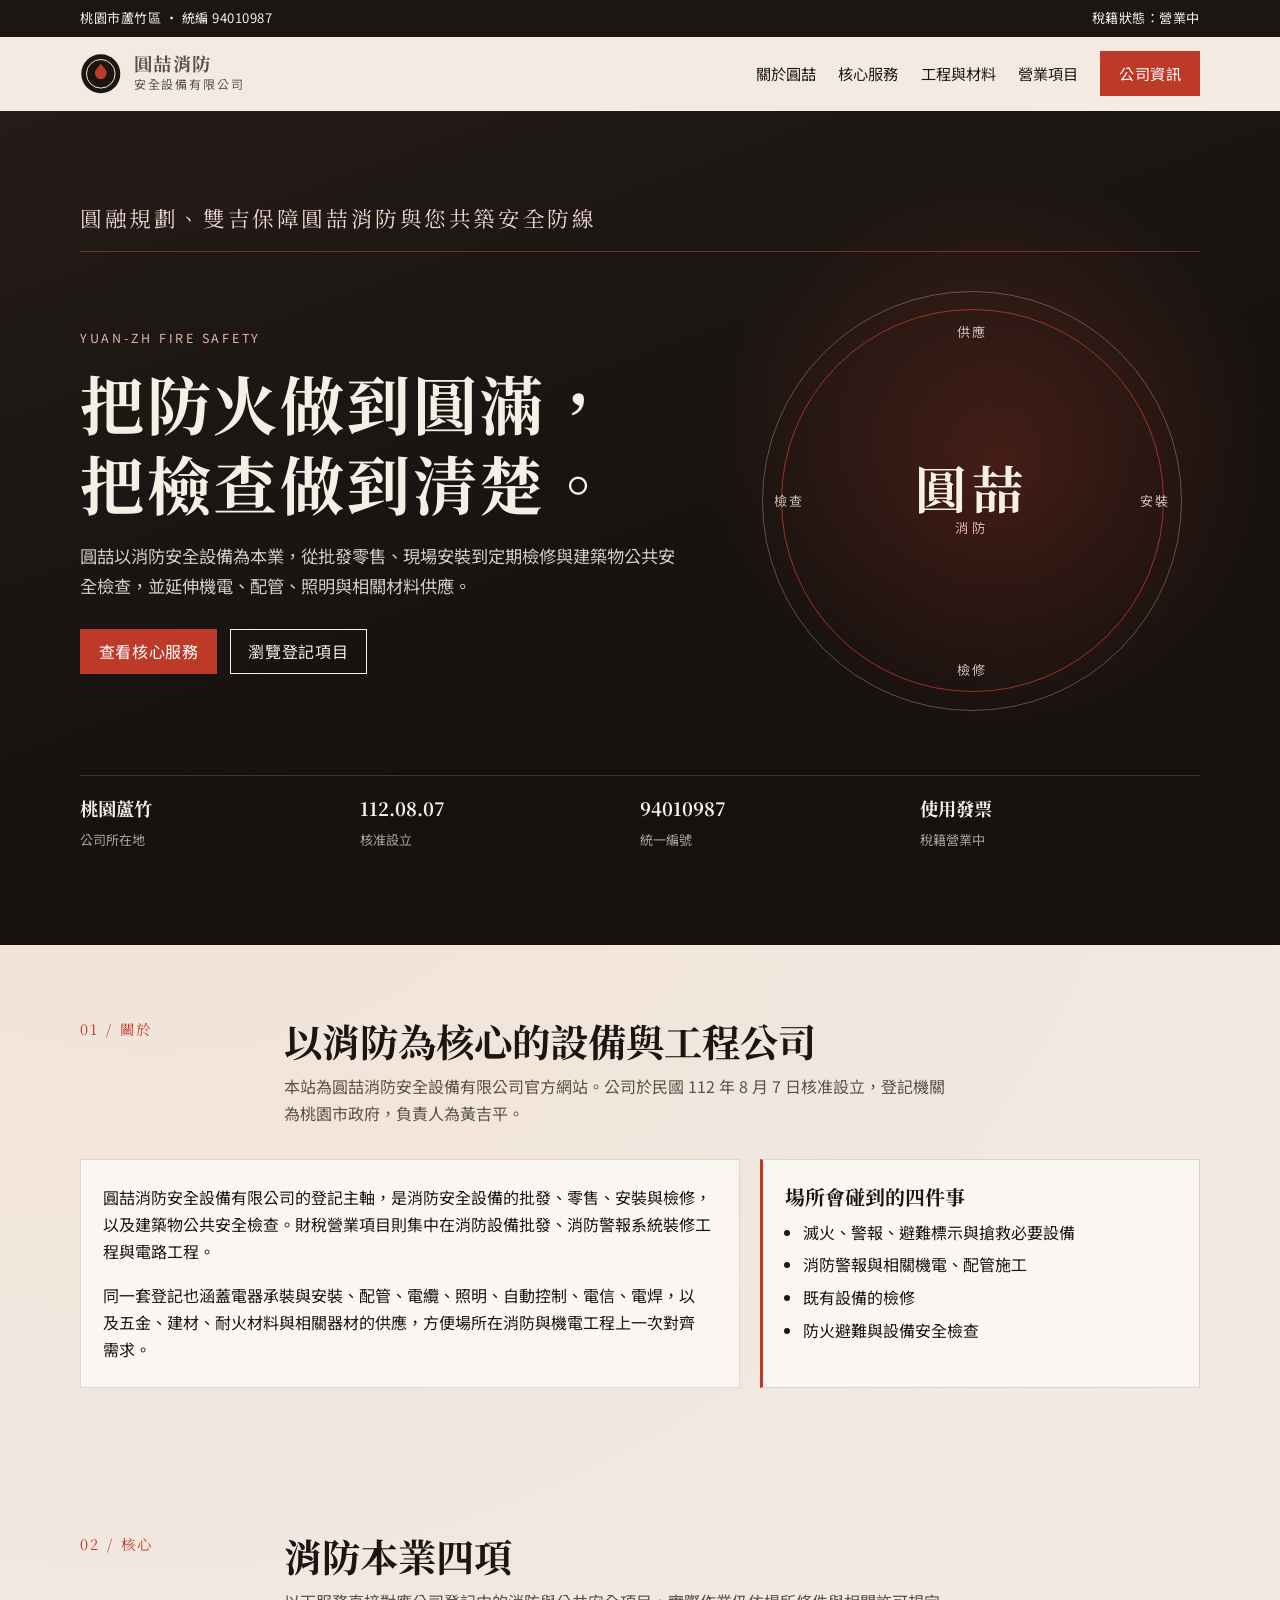
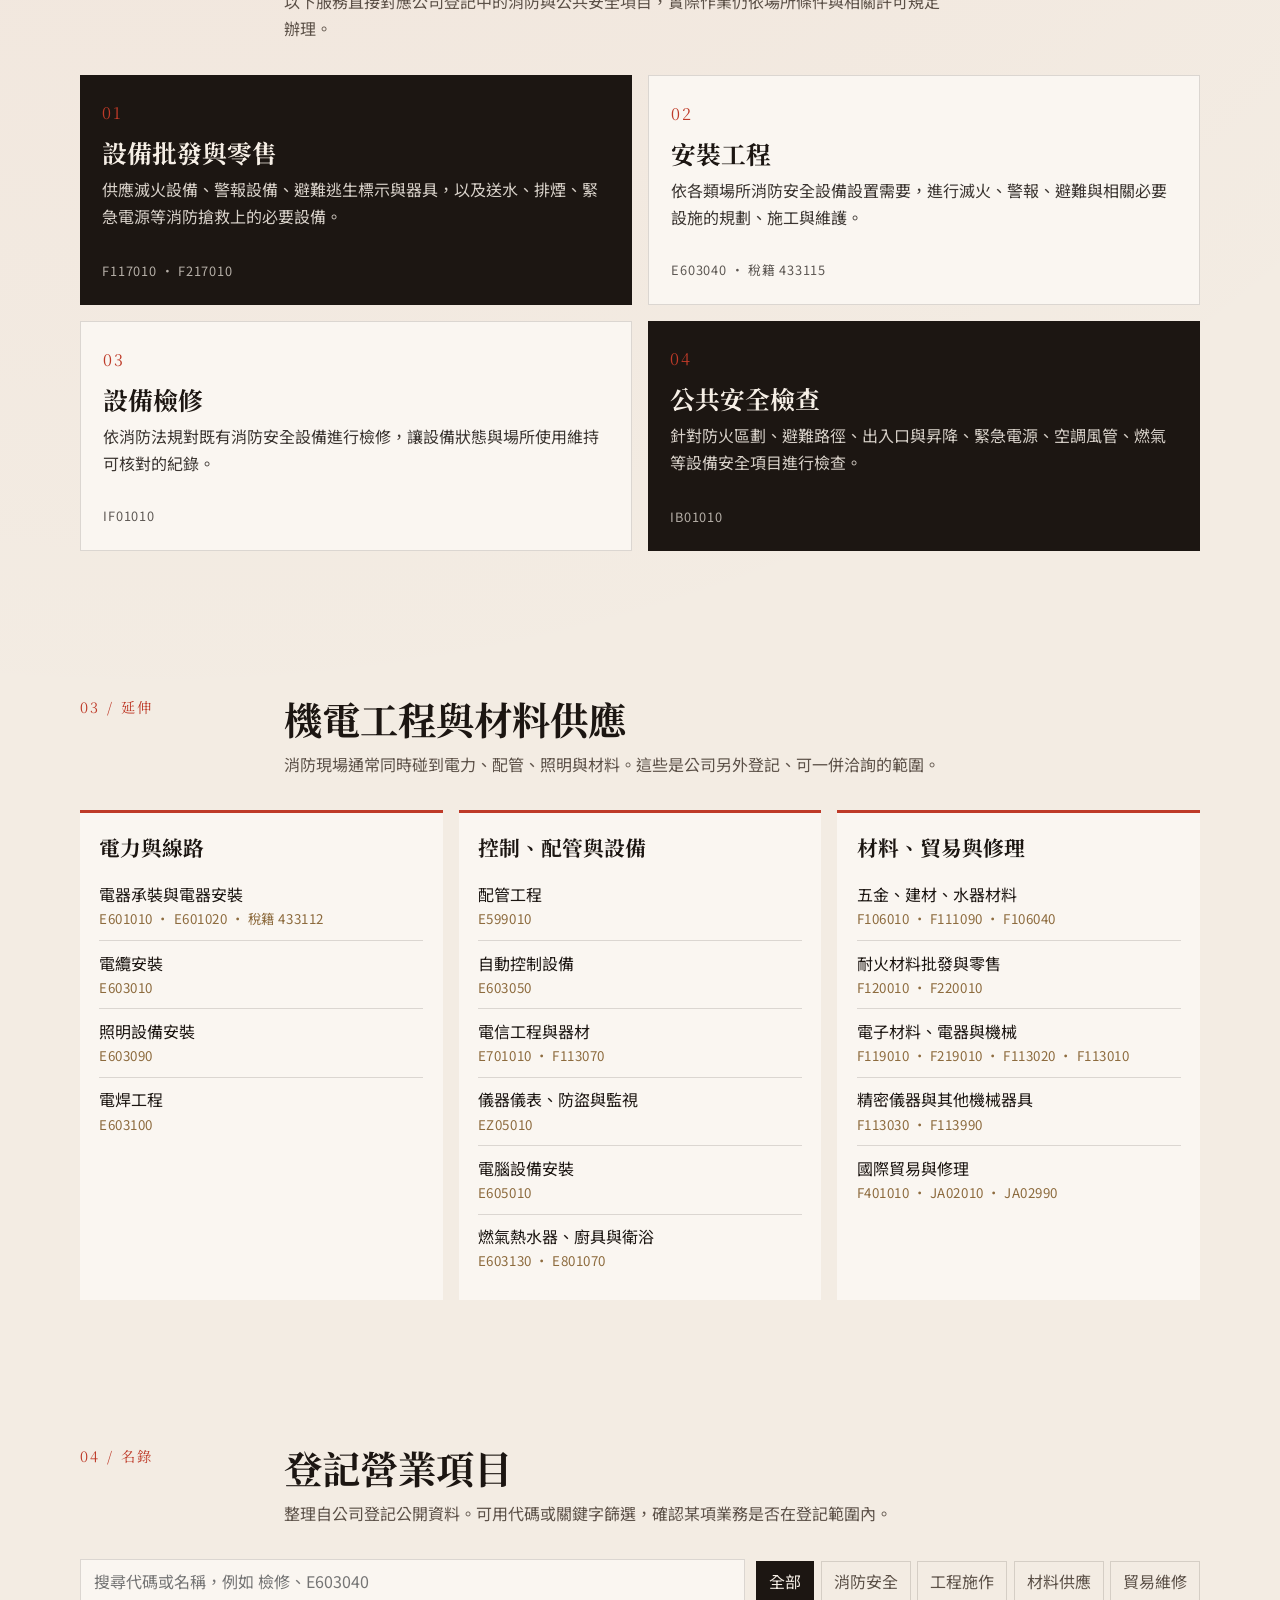
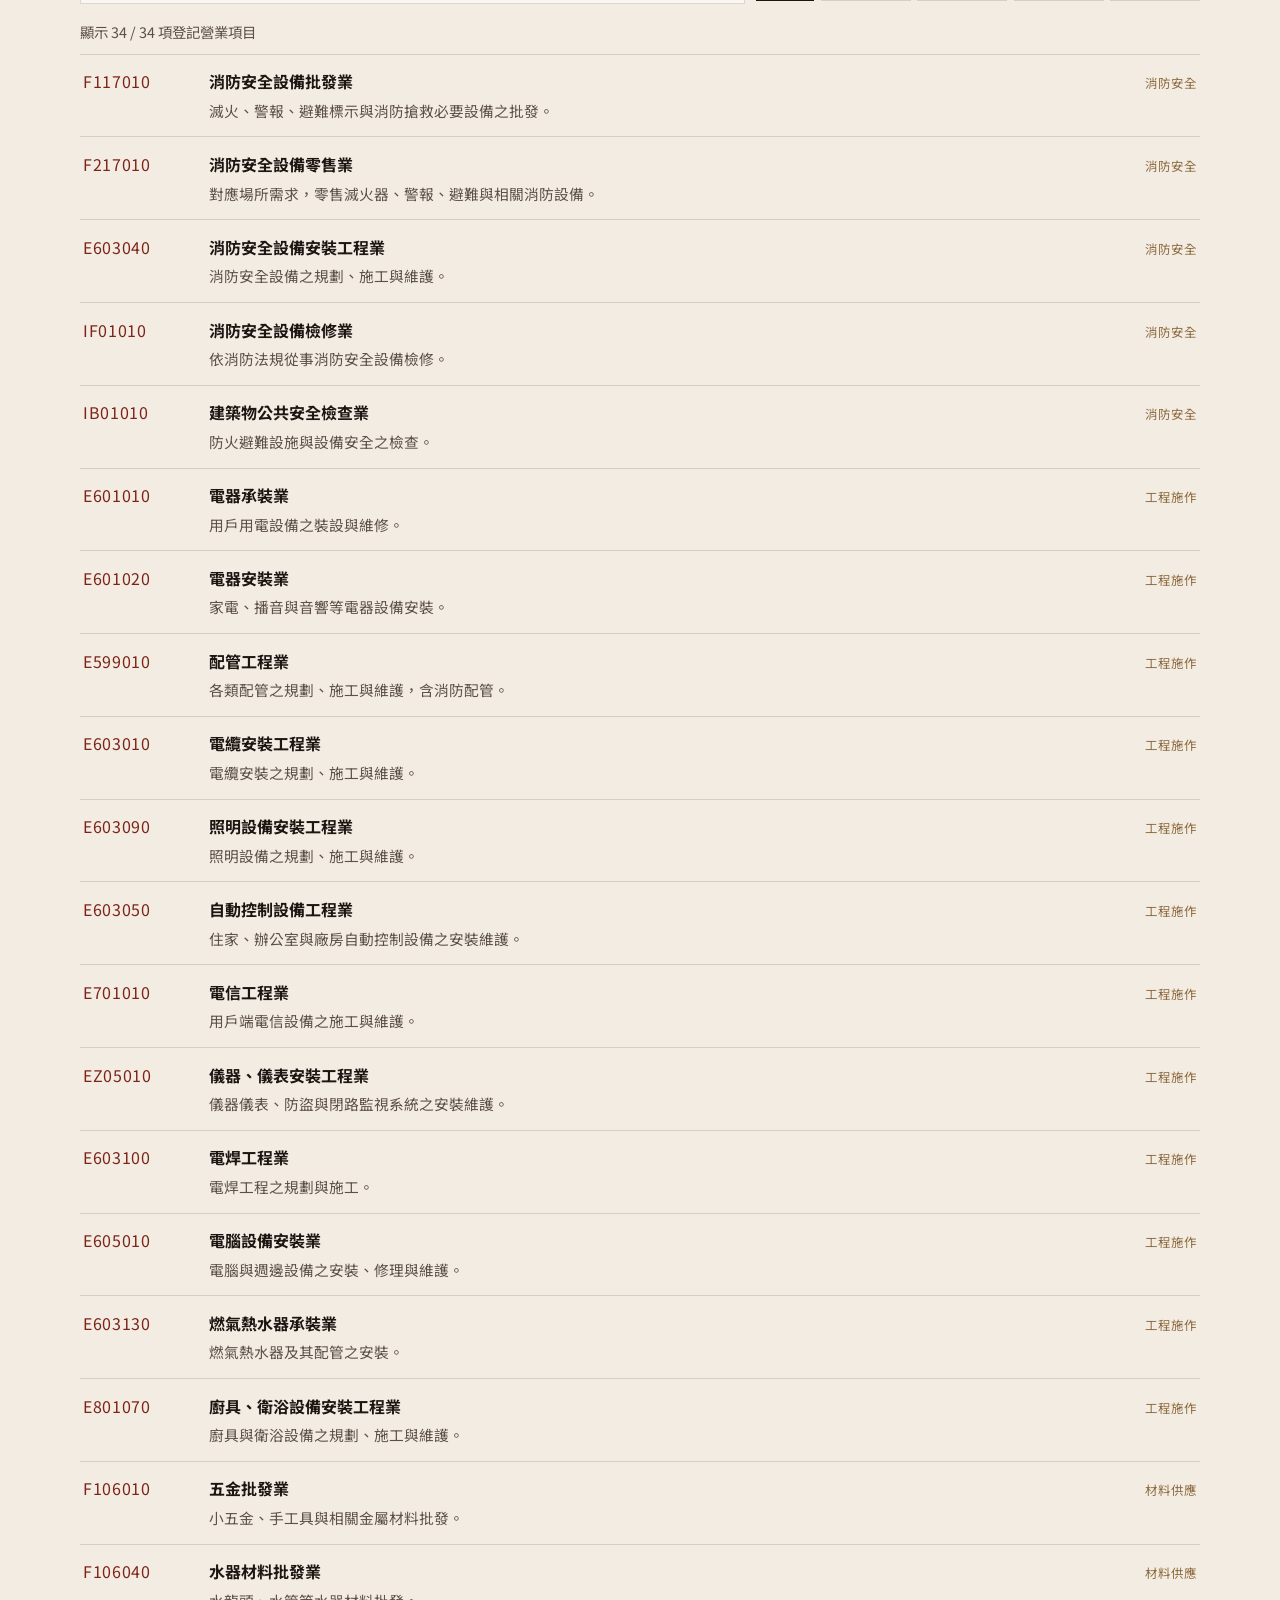
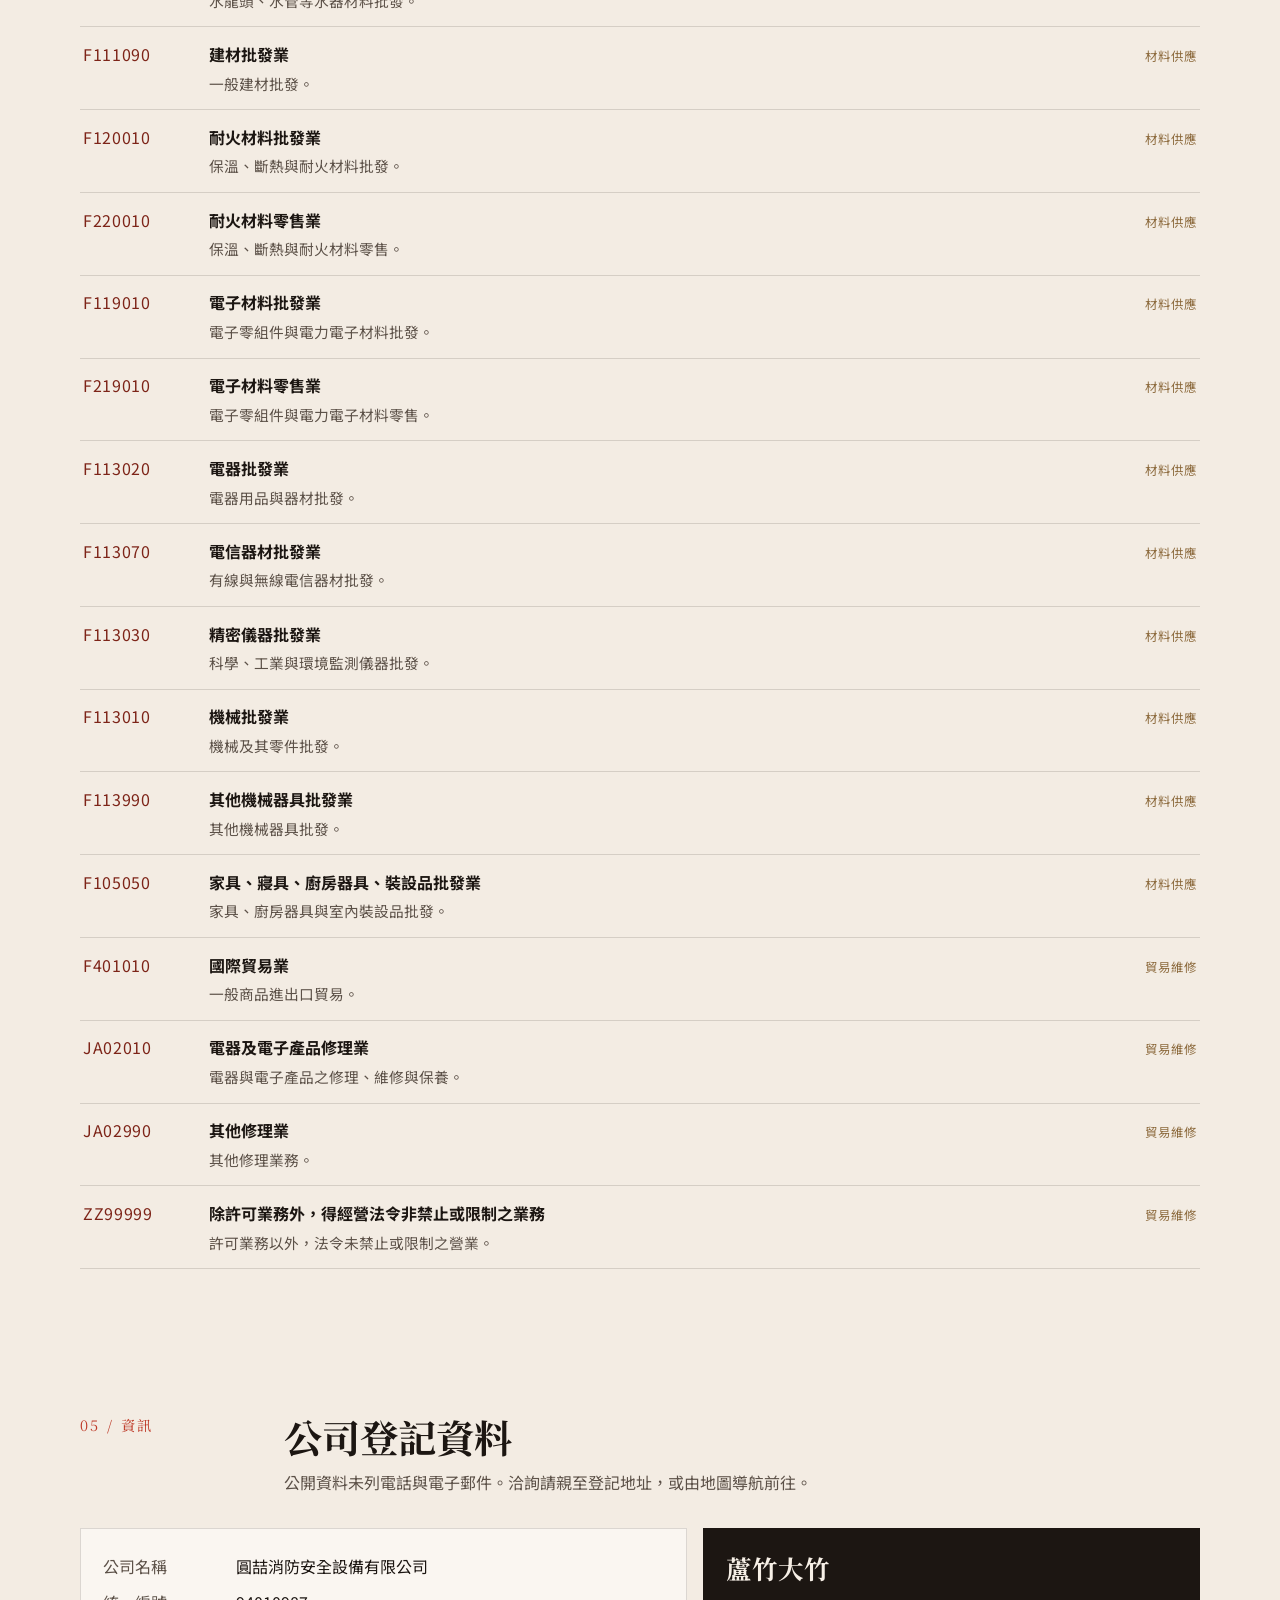
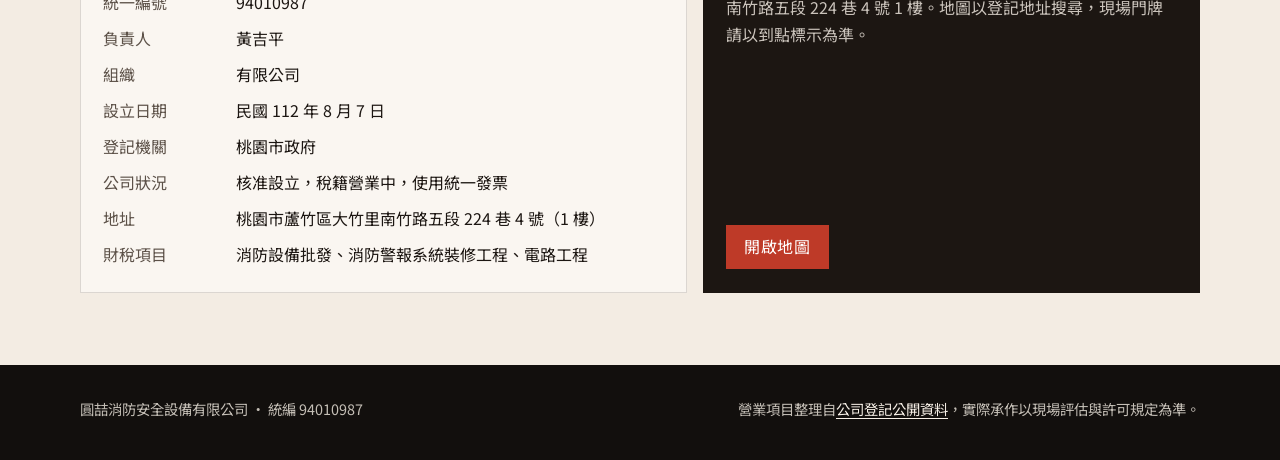
<file: index.html>
<!DOCTYPE html>
<html lang="zh-Hant">
<head>
  <meta charset="utf-8">
  <meta name="viewport" content="width=device-width, initial-scale=1">
  <title>圓喆消防安全設備有限公司｜桃園蘆竹消防設備安裝檢修</title>
  <meta name="description" content="圓喆消防安全設備有限公司官方網站。統編 94010987，位於桃園市蘆竹區，提供消防安全設備批發零售、安裝工程、檢修與建築物公共安全檢查。">
  <meta name="keywords" content="圓喆消防,圓喆消防公司,圓喆消防安全設備有限公司,桃園消防,蘆竹消防,消防設備安裝,消防檢修,94010987">
  <meta name="robots" content="index,follow">
  <link rel="canonical" href="https://schmidtaiwan.github.io/Yuan-Zh/">
  <meta property="og:type" content="website">
  <meta property="og:locale" content="zh_TW">
  <meta property="og:title" content="圓喆消防安全設備有限公司">
  <meta property="og:description" content="桃園蘆竹消防安全設備批發零售、安裝工程、檢修與建築物公共安全檢查。">
  <meta property="og:url" content="https://schmidtaiwan.github.io/Yuan-Zh/">
  <meta property="og:site_name" content="圓喆消防安全設備有限公司">
  <meta name="twitter:card" content="summary">
  <meta name="twitter:title" content="圓喆消防安全設備有限公司">
  <meta name="twitter:description" content="桃園蘆竹消防安全設備批發零售、安裝工程、檢修與建築物公共安全檢查。">
  <link rel="icon" href="favicon.svg" type="image/svg+xml">
  <link rel="preconnect" href="https://fonts.googleapis.com">
  <link rel="preconnect" href="https://fonts.gstatic.com" crossorigin>
  <link href="https://fonts.googleapis.com/css2?family=Noto+Sans+TC:wght@400;500;700&family=Noto+Serif+TC:wght@600;700&display=swap" rel="stylesheet">
  <link rel="stylesheet" href="css/style.css">
  <script type="application/ld+json">
  {
    "@context": "https://schema.org",
    "@type": "LocalBusiness",
    "name": "圓喆消防安全設備有限公司",
    "alternateName": ["圓喆消防", "圓喆消防公司"],
    "url": "https://schmidtaiwan.github.io/Yuan-Zh/",
    "description": "消防安全設備批發零售、安裝工程、檢修與建築物公共安全檢查。",
    "taxID": "94010987",
    "foundingDate": "2023-08-07",
    "address": {
      "@type": "PostalAddress",
      "streetAddress": "南竹路五段224巷4號1樓",
      "addressLocality": "蘆竹區",
      "addressRegion": "桃園市",
      "addressCountry": "TW"
    },
    "areaServed": "TW",
    "sameAs": [
      "https://twincn.com/item.aspx?no=94010987"
    ]
  }
  </script>
</head>
<body>
  <a class="skip" href="#main">跳至主要內容</a>
  <div class="topbar">
    <div class="wrap">
      <span>桃園市蘆竹區 · 統編 94010987</span>
      <span>稅籍狀態：營業中</span>
    </div>
  </div>
  <header class="site-header">
    <div class="wrap nav">
      <a class="brand" href="#main">
        <svg class="brand-mark" viewBox="0 0 64 64" aria-hidden="true">
          <circle cx="32" cy="32" r="30" fill="#1c1612"/>
          <circle cx="32" cy="32" r="22" fill="none" stroke="#f3ece3" stroke-width="1.5"/>
          <path d="M32 16c4.2 6.2 9 9.4 9 15.2a9 9 0 0 1-18 0c0-5.8 4.8-9 9-15.2z" fill="#be3a28"/>
        </svg>
        <span>
          <strong>圓喆消防</strong>
          <span>安全設備有限公司</span>
        </span>
      </a>
      <button class="menu-btn" type="button" aria-expanded="false" aria-controls="nav-links">選單</button>
      <nav class="nav-links" id="nav-links" aria-label="主要">
        <a href="#about">關於圓喆</a>
        <a href="#services">核心服務</a>
        <a href="#works">工程與材料</a>
        <a href="#scope">營業項目</a>
        <a class="btn btn-solid" href="#company">公司資訊</a>
      </nav>
    </div>
  </header>

  <main id="main">
    <section class="hero" aria-labelledby="hero-title">
      <div class="wrap">
        <p class="hero-banner">圓融規劃、雙吉保障<br>圓喆消防與您共築安全防線</p>
      </div>
      <div class="wrap hero-grid">
        <div>
          <p class="kicker">YUAN-ZH FIRE SAFETY</p>
          <h1 id="hero-title">把防火做到圓滿，<br>把檢查做到清楚。</h1>
          <p class="lead">圓喆以消防安全設備為本業，從批發零售、現場安裝到定期檢修與建築物公共安全檢查，並延伸機電、配管、照明與相關材料供應。</p>
          <div class="hero-actions">
            <a class="btn btn-solid" href="#services">查看核心服務</a>
            <a class="btn btn-line" href="#scope">瀏覽登記項目</a>
          </div>
        </div>
        <div class="seal" aria-hidden="true">
          <span class="seal-label n">供應</span>
          <span class="seal-label e">安裝</span>
          <span class="seal-label s">檢修</span>
          <span class="seal-label w">檢查</span>
          <div class="seal-core">
            <b>圓喆</b>
            <small>消防</small>
          </div>
        </div>
      </div>
      <div class="wrap facts">
        <div><strong>桃園蘆竹</strong><span>公司所在地</span></div>
        <div><strong>112.08.07</strong><span>核准設立</span></div>
        <div><strong>94010987</strong><span>統一編號</span></div>
        <div><strong>使用發票</strong><span>稅籍營業中</span></div>
      </div>
    </section>

    <section id="about">
      <div class="wrap">
        <div class="section-head">
          <div class="section-index">01 / 關於</div>
          <div>
            <h2>以消防為核心的設備與工程公司</h2>
            <p>本站為圓喆消防安全設備有限公司官方網站。公司於民國 112 年 8 月 7 日核准設立，登記機關為桃園市政府，負責人為黃吉平。</p>
          </div>
        </div>
        <div class="about-grid">
          <div class="panel">
            <p>圓喆消防安全設備有限公司的登記主軸，是消防安全設備的批發、零售、安裝與檢修，以及建築物公共安全檢查。財稅營業項目則集中在消防設備批發、消防警報系統裝修工程與電路工程。</p>
            <p>同一套登記也涵蓋電器承裝與安裝、配管、電纜、照明、自動控制、電信、電焊，以及五金、建材、耐火材料與相關器材的供應，方便場所在消防與機電工程上一次對齊需求。</p>
          </div>
          <aside class="panel note">
            <h3>場所會碰到的四件事</h3>
            <ul>
              <li>滅火、警報、避難標示與搶救必要設備</li>
              <li>消防警報與相關機電、配管施工</li>
              <li>既有設備的檢修</li>
              <li>防火避難與設備安全檢查</li>
            </ul>
          </aside>
        </div>
      </div>
    </section>

    <section id="services">
      <div class="wrap">
        <div class="section-head">
          <div class="section-index">02 / 核心</div>
          <div>
            <h2>消防本業四項</h2>
            <p>以下服務直接對應公司登記中的消防與公共安全項目，實際作業仍依場所條件與相關許可規定辦理。</p>
          </div>
        </div>
        <div class="service-list">
          <article class="service-card">
            <span class="num">01</span>
            <h3>設備批發與零售</h3>
            <p>供應滅火設備、警報設備、避難逃生標示與器具，以及送水、排煙、緊急電源等消防搶救上的必要設備。</p>
            <span class="codes">F117010 · F217010</span>
          </article>
          <article class="service-card">
            <span class="num">02</span>
            <h3>安裝工程</h3>
            <p>依各類場所消防安全設備設置需要，進行滅火、警報、避難與相關必要設施的規劃、施工與維護。</p>
            <span class="codes">E603040 · 稅籍 433115</span>
          </article>
          <article class="service-card">
            <span class="num">03</span>
            <h3>設備檢修</h3>
            <p>依消防法規對既有消防安全設備進行檢修，讓設備狀態與場所使用維持可核對的紀錄。</p>
            <span class="codes">IF01010</span>
          </article>
          <article class="service-card">
            <span class="num">04</span>
            <h3>公共安全檢查</h3>
            <p>針對防火區劃、避難路徑、出入口與昇降、緊急電源、空調風管、燃氣等設備安全項目進行檢查。</p>
            <span class="codes">IB01010</span>
          </article>
        </div>
      </div>
    </section>

    <section id="works">
      <div class="wrap">
        <div class="section-head">
          <div class="section-index">03 / 延伸</div>
          <div>
            <h2>機電工程與材料供應</h2>
            <p>消防現場通常同時碰到電力、配管、照明與材料。這些是公司另外登記、可一併洽詢的範圍。</p>
          </div>
        </div>
        <div class="work-grid">
          <article class="work-col">
            <h3>電力與線路</h3>
            <ul>
              <li>電器承裝與電器安裝<small>E601010 · E601020 · 稅籍 433112</small></li>
              <li>電纜安裝<small>E603010</small></li>
              <li>照明設備安裝<small>E603090</small></li>
              <li>電焊工程<small>E603100</small></li>
            </ul>
          </article>
          <article class="work-col">
            <h3>控制、配管與設備</h3>
            <ul>
              <li>配管工程<small>E599010</small></li>
              <li>自動控制設備<small>E603050</small></li>
              <li>電信工程與器材<small>E701010 · F113070</small></li>
              <li>儀器儀表、防盜與監視<small>EZ05010</small></li>
              <li>電腦設備安裝<small>E605010</small></li>
              <li>燃氣熱水器、廚具與衛浴<small>E603130 · E801070</small></li>
            </ul>
          </article>
          <article class="work-col">
            <h3>材料、貿易與修理</h3>
            <ul>
              <li>五金、建材、水器材料<small>F106010 · F111090 · F106040</small></li>
              <li>耐火材料批發與零售<small>F120010 · F220010</small></li>
              <li>電子材料、電器與機械<small>F119010 · F219010 · F113020 · F113010</small></li>
              <li>精密儀器與其他機械器具<small>F113030 · F113990</small></li>
              <li>國際貿易與修理<small>F401010 · JA02010 · JA02990</small></li>
            </ul>
          </article>
        </div>
      </div>
    </section>

    <section id="scope">
      <div class="wrap">
        <div class="section-head">
          <div class="section-index">04 / 名錄</div>
          <div>
            <h2>登記營業項目</h2>
            <p>整理自公司登記公開資料。可用代碼或關鍵字篩選，確認某項業務是否在登記範圍內。</p>
          </div>
        </div>
        <div class="toolbar">
          <label class="visually-hidden" for="scope-search" style="position:absolute;width:1px;height:1px;overflow:hidden;clip:rect(0 0 0 0);">搜尋營業項目</label>
          <input class="search" id="scope-search" type="search" placeholder="搜尋代碼或名稱，例如 檢修、E603040" autocomplete="off">
          <div class="chips" role="group" aria-label="篩選分類">
            <button class="chip" type="button" data-group="all" aria-pressed="true">全部</button>
            <button class="chip" type="button" data-group="fire" aria-pressed="false">消防安全</button>
            <button class="chip" type="button" data-group="engineering" aria-pressed="false">工程施作</button>
            <button class="chip" type="button" data-group="supply" aria-pressed="false">材料供應</button>
            <button class="chip" type="button" data-group="service" aria-pressed="false">貿易維修</button>
          </div>
        </div>
        <p class="scope-meta" id="scope-count"></p>
        <div class="scope-list" id="scope-list"></div>
      </div>
    </section>

    <section id="company">
      <div class="wrap">
        <div class="section-head">
          <div class="section-index">05 / 資訊</div>
          <div>
            <h2>公司登記資料</h2>
            <p>公開資料未列電話與電子郵件。洽詢請親至登記地址，或由地圖導航前往。</p>
          </div>
        </div>
        <div class="company-grid">
          <div class="panel">
            <dl>
              <dt>公司名稱</dt>
              <dd>圓喆消防安全設備有限公司</dd>
              <dt>統一編號</dt>
              <dd>94010987</dd>
              <dt>負責人</dt>
              <dd>黃吉平</dd>
              <dt>組織</dt>
              <dd>有限公司</dd>
              <dt>設立日期</dt>
              <dd>民國 112 年 8 月 7 日</dd>
              <dt>登記機關</dt>
              <dd>桃園市政府</dd>
              <dt>公司狀況</dt>
              <dd>核准設立，稅籍營業中，使用統一發票</dd>
              <dt>地址</dt>
              <dd>桃園市蘆竹區大竹里南竹路五段 224 巷 4 號（1 樓）</dd>
              <dt>財稅項目</dt>
              <dd>消防設備批發、消防警報系統裝修工程、電路工程</dd>
            </dl>
          </div>
          <aside class="map-card">
            <div>
              <h3>蘆竹大竹</h3>
              <p>南竹路五段 224 巷 4 號 1 樓。地圖以登記地址搜尋，現場門牌請以到點標示為準。</p>
            </div>
            <a class="btn btn-solid" href="https://www.google.com/maps/search/?api=1&amp;query=桃園市蘆竹區南竹路五段224巷4號" target="_blank" rel="noopener noreferrer">開啟地圖</a>
          </aside>
        </div>
      </div>
    </section>
  </main>

  <footer class="site-footer">
    <div class="wrap">
      <div>圓喆消防安全設備有限公司 · 統編 94010987</div>
      <div>營業項目整理自<a href="https://twincn.com/item.aspx?no=94010987">公司登記公開資料</a>，實際承作以現場評估與許可規定為準。</div>
    </div>
  </footer>
  <script src="js/main.js"></script>
</body>
</html>
</file>
<file: css/style.css>
:root {
  --ink: #1c1612;
  --ink-soft: #5c5148;
  --paper: #f3ece3;
  --paper-raised: #faf6f1;
  --ember: #be3a28;
  --ember-deep: #7d2418;
  --brass: #8d6b3e;
  --line: rgba(28, 22, 18, 0.14);
  --cream: #f6efe6;
  --header: 4.6rem;
  --serif: "Noto Serif TC", "PMingLiU", serif;
  --sans: "Noto Sans TC", "PingFang TC", "Microsoft JhengHei", sans-serif;
}

*,
*::before,
*::after {
  box-sizing: border-box;
}

html {
  scroll-behavior: smooth;
}

body {
  margin: 0;
  font-family: var(--sans);
  color: var(--ink);
  background:
    radial-gradient(circle at 12% 8%, rgba(190, 58, 40, 0.06), transparent 28%),
    var(--paper);
  line-height: 1.7;
}

img,
svg {
  display: block;
  max-width: 100%;
}

a {
  color: inherit;
  text-decoration-thickness: 1px;
  text-underline-offset: 0.2em;
}

button,
input {
  font: inherit;
}

.skip {
  position: absolute;
  left: 1rem;
  top: -4rem;
  background: var(--ember);
  color: white;
  padding: 0.6rem 1rem;
  z-index: 20;
}

.skip:focus {
  top: 1rem;
}

.wrap {
  width: min(1120px, calc(100% - 2.4rem));
  margin-inline: auto;
}

.topbar {
  background: var(--ink);
  color: var(--cream);
  font-size: 0.82rem;
  letter-spacing: 0.04em;
}

.topbar .wrap {
  display: flex;
  justify-content: space-between;
  gap: 1rem;
  padding: 0.45rem 0;
}

.site-header {
  position: sticky;
  top: 0;
  z-index: 10;
  background: rgba(243, 236, 227, 0.92);
  backdrop-filter: blur(12px);
  border-bottom: 1px solid transparent;
}

.site-header.is-stuck {
  border-bottom-color: var(--line);
}

.nav {
  display: flex;
  align-items: center;
  justify-content: space-between;
  min-height: var(--header);
  gap: 1rem;
}

.brand {
  display: flex;
  align-items: center;
  gap: 0.75rem;
  text-decoration: none;
}

.brand-mark {
  width: 2.6rem;
  height: 2.6rem;
  flex: none;
}

.brand strong {
  display: block;
  font-family: var(--serif);
  font-size: 1.15rem;
  letter-spacing: 0.08em;
  line-height: 1.2;
}

.brand span {
  display: block;
  color: var(--ink-soft);
  font-size: 0.75rem;
  letter-spacing: 0.16em;
}

.nav-links {
  display: flex;
  align-items: center;
  gap: 1.4rem;
}

.nav-links a {
  text-decoration: none;
  font-size: 0.95rem;
}

.nav-links a:hover,
.nav-links a:focus-visible {
  color: var(--ember-deep);
}

.menu-btn {
  display: none;
  border: 1px solid var(--line);
  background: transparent;
  padding: 0.45rem 0.7rem;
  cursor: pointer;
}

.btn {
  display: inline-flex;
  align-items: center;
  justify-content: center;
  gap: 0.4rem;
  min-height: 2.8rem;
  padding: 0.45rem 1.1rem;
  border: 1px solid transparent;
  text-decoration: none;
  letter-spacing: 0.04em;
}

.btn-solid {
  background: var(--ember);
  color: white;
}

.btn-solid:hover,
.btn-solid:focus-visible {
  background: var(--ember-deep);
}

.btn-line {
  border-color: currentColor;
  background: transparent;
}

.btn-line:hover,
.btn-line:focus-visible {
  background: rgba(255, 255, 255, 0.08);
}

.hero {
  background:
    radial-gradient(circle at 78% 42%, rgba(190, 58, 40, 0.28), transparent 26%),
    linear-gradient(160deg, #241c18 0%, #14110f 62%);
  color: var(--cream);
}

.hero-banner {
  margin: 0;
  padding: 1.1rem 0 0;
  font-family: var(--serif);
  font-size: clamp(1.05rem, 2.2vw, 1.35rem);
  letter-spacing: 0.12em;
  line-height: 1.6;
  color: #f0d7d1;
  border-bottom: 1px solid rgba(190, 58, 40, 0.55);
  padding-bottom: 1rem;
}

.hero-banner br {
  display: none;
}

.hero-grid {
  display: grid;
  grid-template-columns: 1.15fr 0.85fr;
  gap: 3rem;
  align-items: center;
  padding: 2.4rem 0 4rem;
}

.kicker {
  margin: 0 0 0.8rem;
  color: #e7b2a8;
  letter-spacing: 0.22em;
  font-size: 0.78rem;
}

h1,
h2,
h3 {
  font-family: var(--serif);
  font-weight: 700;
  line-height: 1.25;
  text-wrap: balance;
}

p {
  text-wrap: pretty;
}

h1 {
  margin: 0;
  font-size: clamp(2.4rem, 5vw, 4.4rem);
  letter-spacing: 0.04em;
}

.lead {
  max-width: 38rem;
  margin: 1.2rem 0 0;
  font-size: 1.08rem;
  color: rgba(246, 239, 230, 0.84);
}

.hero-actions {
  display: flex;
  flex-wrap: wrap;
  gap: 0.8rem;
  margin-top: 1.8rem;
}

.hero-actions .btn-line {
  color: var(--cream);
}

.facts {
  display: grid;
  grid-template-columns: repeat(4, 1fr);
  border-top: 1px solid rgba(246, 239, 230, 0.16);
}

.facts div {
  padding: 1.1rem 1rem 1.3rem 0;
}

.facts strong {
  display: block;
  font-family: var(--serif);
  font-size: 1.15rem;
}

.facts span {
  color: rgba(246, 239, 230, 0.66);
  font-size: 0.82rem;
}

.seal {
  width: min(100%, 420px);
  margin-inline: auto;
  aspect-ratio: 1;
  border: 1px solid rgba(246, 239, 230, 0.28);
  border-radius: 50%;
  position: relative;
  display: grid;
  place-items: center;
}

.seal::before {
  content: "";
  position: absolute;
  inset: 1.1rem;
  border: 1px solid rgba(190, 58, 40, 0.8);
  border-radius: 50%;
}

.seal-core {
  text-align: center;
}

.seal-core b {
  display: block;
  font-family: var(--serif);
  font-size: 3.2rem;
  letter-spacing: 0.12em;
  line-height: 1;
}

.seal-core small {
  letter-spacing: 0.28em;
  color: #e7b2a8;
}

.seal-label {
  position: absolute;
  font-size: 0.82rem;
  letter-spacing: 0.14em;
  color: rgba(246, 239, 230, 0.78);
}

.seal-label.n { top: 1.8rem; }
.seal-label.e { right: 0.7rem; }
.seal-label.s { bottom: 1.8rem; }
.seal-label.w { left: 0.7rem; }

section {
  padding: 4.5rem 0;
  scroll-margin-top: 5.2rem;
}

.section-head {
  display: grid;
  grid-template-columns: 180px 1fr;
  gap: 1.5rem;
  margin-bottom: 2rem;
  align-items: start;
}

.section-index {
  font-family: var(--serif);
  color: var(--ember);
  letter-spacing: 0.16em;
  font-size: 0.9rem;
}

h2 {
  margin: 0;
  font-size: clamp(1.8rem, 3vw, 2.6rem);
}

.section-head p {
  margin: 0.5rem 0 0;
  color: var(--ink-soft);
  max-width: 42rem;
}

.about-grid {
  display: grid;
  grid-template-columns: 1.2fr 0.8fr;
  gap: 1.2rem;
}

.panel {
  background: var(--paper-raised);
  border: 1px solid var(--line);
  padding: 1.5rem 1.4rem;
}

.panel p {
  margin: 0;
}

.panel p + p {
  margin-top: 1rem;
}

.note {
  border-left: 3px solid var(--ember);
}

.note h3 {
  margin: 0 0 0.6rem;
  font-size: 1.25rem;
}

.note ul {
  margin: 0;
  padding-left: 1.1rem;
}

.note li + li {
  margin-top: 0.35rem;
}

.service-list {
  display: grid;
  grid-template-columns: 1fr 1fr;
  gap: 1rem;
}

.service-card {
  background: var(--ink);
  color: var(--cream);
  padding: 1.5rem 1.4rem 1.4rem;
  min-height: 230px;
  display: flex;
  flex-direction: column;
}

.service-card:nth-child(2),
.service-card:nth-child(3) {
  background: var(--paper-raised);
  color: var(--ink);
  border: 1px solid var(--line);
}

.service-card .num {
  font-family: var(--serif);
  color: var(--ember);
  letter-spacing: 0.12em;
}

.service-card h3 {
  margin: 0.7rem 0 0.5rem;
  font-size: 1.55rem;
}

.service-card p {
  margin: 0;
  color: inherit;
  opacity: 0.86;
}

.service-card .codes {
  margin-top: auto;
  padding-top: 1.2rem;
  font-size: 0.8rem;
  letter-spacing: 0.06em;
  opacity: 0.7;
}

.work-grid {
  display: grid;
  grid-template-columns: repeat(3, 1fr);
  gap: 1rem;
}

.work-col {
  background: var(--paper-raised);
  border-top: 3px solid var(--ember);
  padding: 1.3rem 1.2rem 1.1rem;
}

.work-col h3 {
  margin: 0 0 0.8rem;
  font-size: 1.3rem;
}

.work-col ul {
  list-style: none;
  margin: 0;
  padding: 0;
}

.work-col li {
  padding: 0.55rem 0;
  border-bottom: 1px solid var(--line);
}

.work-col li:last-child {
  border-bottom: 0;
}

.work-col small {
  display: block;
  color: var(--brass);
  letter-spacing: 0.04em;
}

.toolbar {
  display: flex;
  flex-wrap: wrap;
  gap: 0.7rem;
  align-items: center;
  margin-bottom: 1rem;
}

.search {
  flex: 1 1 220px;
  min-height: 2.8rem;
  border: 1px solid var(--line);
  background: var(--paper-raised);
  padding: 0.4rem 0.8rem;
  color: var(--ink);
}

.chips {
  display: flex;
  flex-wrap: wrap;
  gap: 0.4rem;
}

.chip {
  border: 1px solid var(--line);
  background: transparent;
  padding: 0.35rem 0.75rem;
  cursor: pointer;
  color: var(--ink-soft);
}

.chip[aria-pressed="true"] {
  background: var(--ink);
  color: var(--cream);
  border-color: var(--ink);
}

.scope-meta {
  color: var(--ink-soft);
  font-size: 0.9rem;
  margin: 0 0 0.6rem;
}

.scope-list {
  border-top: 1px solid var(--line);
}

.scope-row {
  display: grid;
  grid-template-columns: 110px 1fr 120px;
  gap: 1rem;
  padding: 0.85rem 0.2rem;
  border-bottom: 1px solid var(--line);
  align-items: baseline;
}

.scope-row code {
  font-family: var(--sans);
  color: var(--ember-deep);
  letter-spacing: 0.04em;
}

.scope-row p {
  margin: 0.15rem 0 0;
  color: var(--ink-soft);
  font-size: 0.92rem;
}

.tag {
  justify-self: end;
  font-size: 0.78rem;
  letter-spacing: 0.08em;
  color: var(--brass);
}

.empty {
  padding: 2rem 0;
  color: var(--ink-soft);
}

.company-grid {
  display: grid;
  grid-template-columns: 1.1fr 0.9fr;
  gap: 1rem;
}

dl {
  margin: 0;
  display: grid;
  grid-template-columns: 7.5rem 1fr;
  gap: 0.55rem 0.8rem;
}

dt {
  color: var(--ink-soft);
}

dd {
  margin: 0;
}

.map-card {
  background: var(--ink);
  color: var(--cream);
  padding: 1.5rem 1.4rem;
  display: flex;
  flex-direction: column;
  justify-content: space-between;
  min-height: 280px;
}

.map-card h3 {
  margin: 0 0 0.6rem;
  font-size: 1.6rem;
}

.map-card p {
  margin: 0;
  color: rgba(246, 239, 230, 0.8);
}

.map-card .btn {
  align-self: flex-start;
  margin-top: 1.4rem;
}

.site-footer {
  background: #120f0d;
  color: rgba(246, 239, 230, 0.78);
  padding: 2rem 0 2.4rem;
  font-size: 0.9rem;
}

.site-footer .wrap {
  display: flex;
  justify-content: space-between;
  gap: 1rem;
  flex-wrap: wrap;
}

.site-footer a {
  color: var(--cream);
}

@media (max-width: 860px) {
  :root {
    --header: 3.8rem;
  }

  .wrap {
    width: min(1120px, calc(100% - 1.4rem));
  }

  .topbar {
    font-size: 0.74rem;
  }

  .topbar .wrap {
    display: grid;
    gap: 0.15rem;
    padding: 0.4rem 0;
  }

  .nav {
    min-height: var(--header);
    gap: 0.6rem;
  }

  .brand {
    gap: 0.55rem;
    min-width: 0;
  }

  .brand-mark {
    width: 2.2rem;
    height: 2.2rem;
  }

  .brand strong {
    font-size: 1.02rem;
  }

  .brand span span {
    font-size: 0.68rem;
    letter-spacing: 0.08em;
  }

  .menu-btn {
    display: inline-flex;
    align-items: center;
    justify-content: center;
    min-height: 2.6rem;
    min-width: 3.4rem;
    flex: none;
  }

  .nav-links {
    display: none;
    position: absolute;
    left: 0;
    right: 0;
    top: 100%;
    background: var(--paper-raised);
    border-bottom: 1px solid var(--line);
    flex-direction: column;
    align-items: stretch;
    padding: 0.5rem 0.7rem 0.9rem;
    gap: 0.25rem;
  }

  .nav-links.is-open {
    display: flex;
  }

  .nav-links a {
    display: flex;
    align-items: center;
    min-height: 2.8rem;
    padding: 0.35rem 0.7rem;
    font-size: 1rem;
  }

  .nav-links .btn {
    width: 100%;
    margin-top: 0.3rem;
  }

  .hero-banner {
    font-size: 0.98rem;
    letter-spacing: 0.04em;
    line-height: 1.7;
    padding: 0.95rem 0 0.85rem;
  }

  .hero-banner br {
    display: inline;
  }

  .hero-grid,
  .about-grid,
  .service-list,
  .work-grid,
  .company-grid,
  .section-head {
    grid-template-columns: 1fr;
    display: grid;
  }

  .hero-grid {
    gap: 1.6rem;
    padding: 1.2rem 0 1.6rem;
  }

  h1 {
    font-size: clamp(1.85rem, 8.2vw, 2.4rem);
    letter-spacing: 0.02em;
  }

  .lead {
    font-size: 0.98rem;
    margin-top: 0.9rem;
  }

  .hero-actions {
    flex-direction: column;
    gap: 0.65rem;
    margin-top: 1.25rem;
  }

  .hero-actions .btn {
    width: 100%;
    min-height: 3rem;
  }

  .seal {
    display: none;
  }

  .facts {
    display: grid;
    grid-template-columns: 1fr 1fr;
    gap: 0;
  }

  .facts div {
    padding: 0.85rem 0.7rem;
    border-top: 1px solid rgba(246, 239, 230, 0.12);
  }

  .facts div:nth-child(odd) {
    border-right: 1px solid rgba(246, 239, 230, 0.12);
  }

  .facts strong {
    font-size: 1rem;
  }

  .facts span {
    font-size: 0.75rem;
  }

  section {
    padding: 2.6rem 0;
    scroll-margin-top: 4.4rem;
  }

  .section-head {
    gap: 0.45rem;
    margin-bottom: 1.3rem;
  }

  .section-index {
    font-size: 0.8rem;
  }

  h2 {
    font-size: clamp(1.45rem, 6.5vw, 1.9rem);
  }

  .section-head p {
    font-size: 0.95rem;
  }

  .panel,
  .service-card,
  .work-col,
  .map-card {
    padding: 1.15rem 1rem;
  }

  .service-card {
    min-height: 0;
  }

  .service-card h3 {
    font-size: 1.25rem;
  }

  .toolbar {
    flex-direction: column;
    align-items: stretch;
  }

  .search {
    width: 100%;
    flex: none;
    min-height: 3rem;
    font-size: 1rem;
  }

  .chips {
    display: grid;
    grid-template-columns: repeat(2, minmax(0, 1fr));
    gap: 0.45rem;
  }

  .chip {
    min-height: 2.7rem;
    padding: 0.45rem 0.5rem;
    font-size: 0.92rem;
  }

  .chips .chip:first-child {
    grid-column: 1 / -1;
  }

  .scope-row {
    grid-template-columns: 1fr;
    gap: 0.2rem;
    padding: 0.95rem 0;
  }

  .tag {
    justify-self: start;
  }

  dl {
    grid-template-columns: 1fr;
    gap: 0.2rem 0;
  }

  dt {
    margin-top: 0.7rem;
    font-size: 0.82rem;
  }

  dt:first-child {
    margin-top: 0;
  }

  dd {
    font-size: 1rem;
  }

  .map-card {
    min-height: 0;
  }

  .map-card .btn {
    width: 100%;
    min-height: 3rem;
  }

  .site-footer {
    padding: 1.5rem 0 2rem;
    font-size: 0.84rem;
  }

  .site-footer .wrap {
    flex-direction: column;
    gap: 0.7rem;
  }
}

@media (max-width: 480px) {
  .hero-banner {
    font-size: 0.92rem;
  }

  .facts {
    grid-template-columns: 1fr;
  }

  .facts div:nth-child(odd) {
    border-right: 0;
  }
}

@media (prefers-reduced-motion: reduce) {
  html {
    scroll-behavior: auto;
  }
}
</file>
